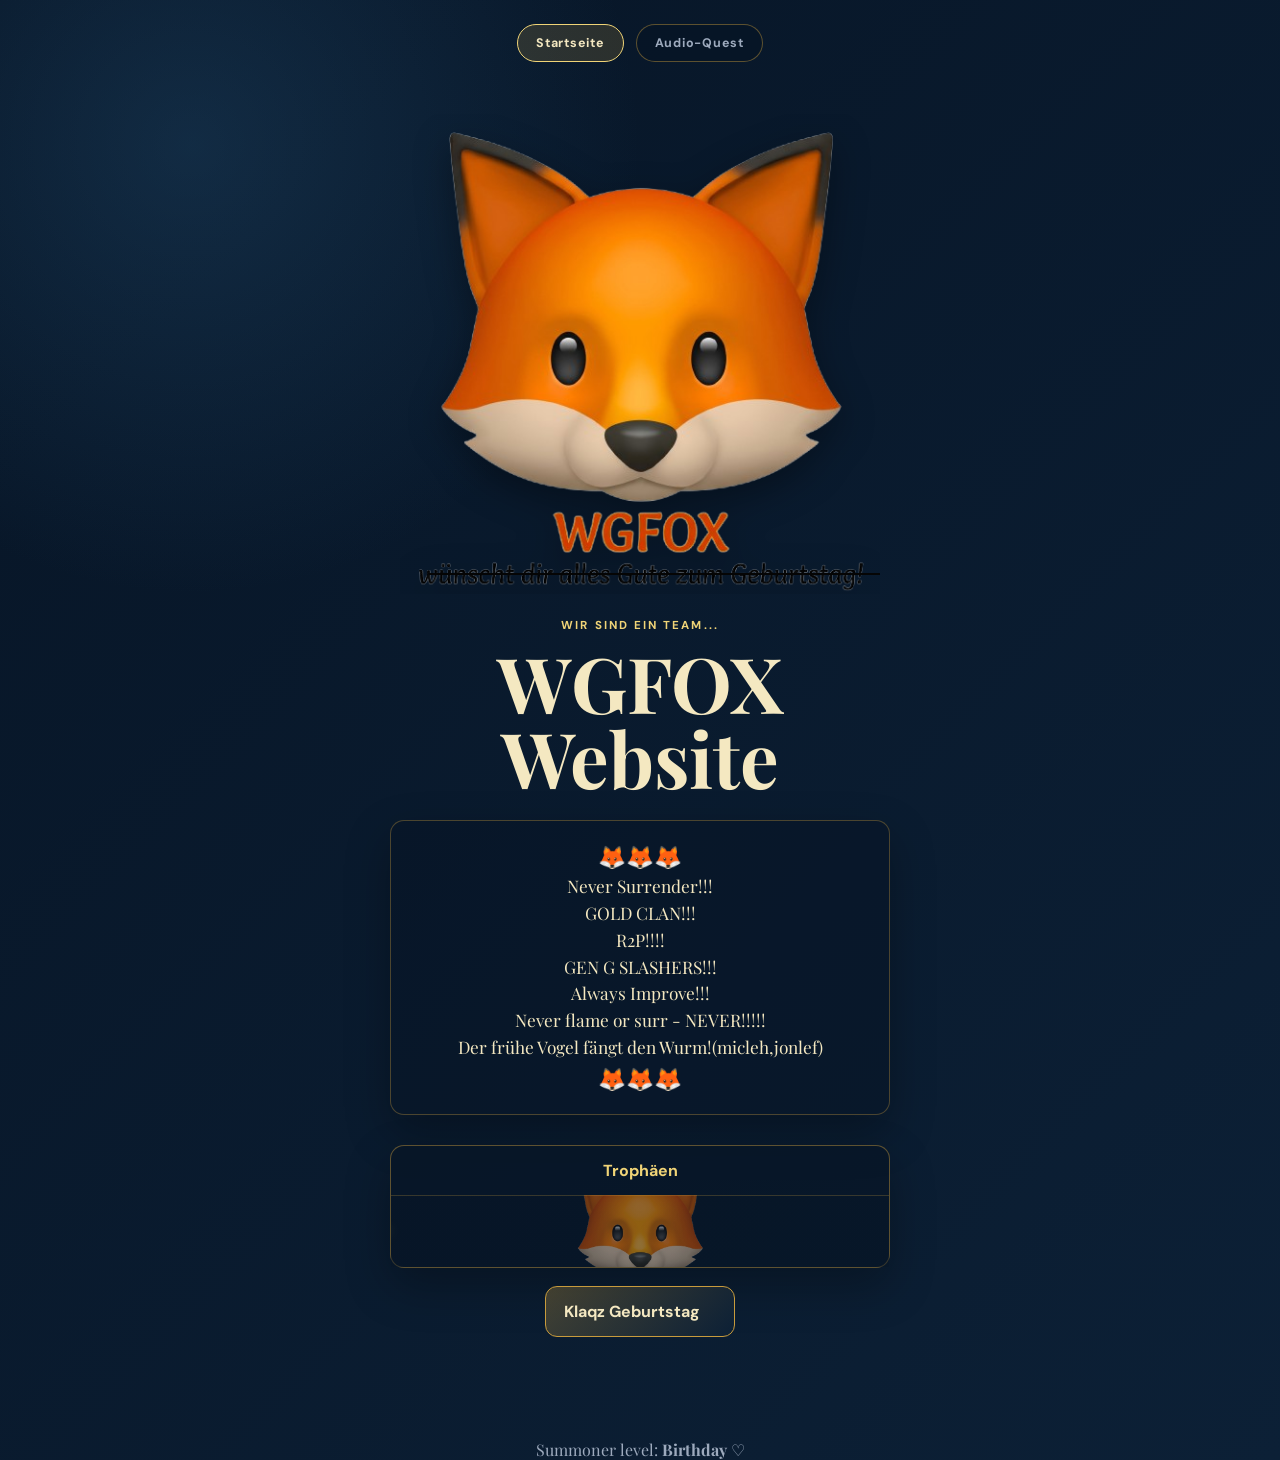
<file: index.html>
<!doctype html>
<html lang="de">
  <head>
    <meta charset="UTF-8" />
    <meta
      name="viewport"
      content="width=device-width, initial-scale=1, maximum-scale=1, user-scalable=no"
    />
    <meta name="theme-color" content="#071526" />
    <meta
      name="description"
      content="Die Geburtstags-Quest für Mr Klaqz."
    />
    <title>Mr Klaqz – Startseite</title>
    <link rel="preconnect" href="https://fonts.googleapis.com" />
    <link rel="preconnect" href="https://fonts.gstatic.com" crossorigin />
    <link
      href="https://fonts.googleapis.com/css2?family=DM+Sans:wght@400;500;700&family=Playfair+Display:wght@600;700&display=swap"
      rel="stylesheet"
    />
    <link rel="stylesheet" href="styles.css" />
  </head>
  <body>
    <nav class="site-nav" aria-label="Hauptnavigation">
      <a class="active" href="index.html">Startseite</a>
      <a href="birthday.html">Audio-Quest</a>
    </nav>

    <main class="home-shell">
      <section class="home-hero">
        <div class="home-image-stage">
          <img
            class="home-image"
            src="media/Gemini_Generated_Image_egxmivegxmivegxm-removebg-preview.png"
            alt="WGFOX wünscht dir alles Gute zum Geburtstag"
          />
        </div>
        <p class="eyebrow">Wir sind ein Team...</p>
        <h1>WGFOX<br />Website</h1>
        <div class="wgfox-message">
          <div>🦊🦊🦊</div>
          <div>Never Surrender!!!</div>
          <div>GOLD CLAN!!!</div>
          <div>R2P!!!!</div>
          <div>GEN G SLASHERS!!!</div>
          <div>Always Improve!!!</div>
          <div>Never flame or surr - NEVER!!!!!</div>
          <div>Der frühe Vogel fängt den Wurm!(micleh,jonlef)</div>
          <div>🦊🦊🦊</div>
        </div>
        <section id="trophies" class="trophy-panel" aria-label="Trophäen">
          <div class="trophy-heading">Trophäen</div>
          <div class="trophy-stage">
            <div class="trophy-runner" aria-label="Gewonnene Cups">
              <span>🏆 Piltover Cup WINNER!!!</span>
              <span>🏆 Shadow Isles Cup WINNER!!!</span>
              <span>🏆 Noxus Cup WINNER!!!</span>
              <span>🏆 Ixtal Cup WINNER!!!</span>
              <span>🏆 Bandle Cup WINNER!!!!</span>
            </div>
          </div>
        </section>
        <div class="home-tabs" role="navigation" aria-label="Quest-Bereiche">
          <a class="home-tab primary" href="birthday.html">
            Klaqz Geburtstag
          </a>
        </div>
      </section>
    </main>

    <footer class="footer-note">Summoner level: <strong>Birthday</strong> ♡</footer>
  </body>
</html>
</file>
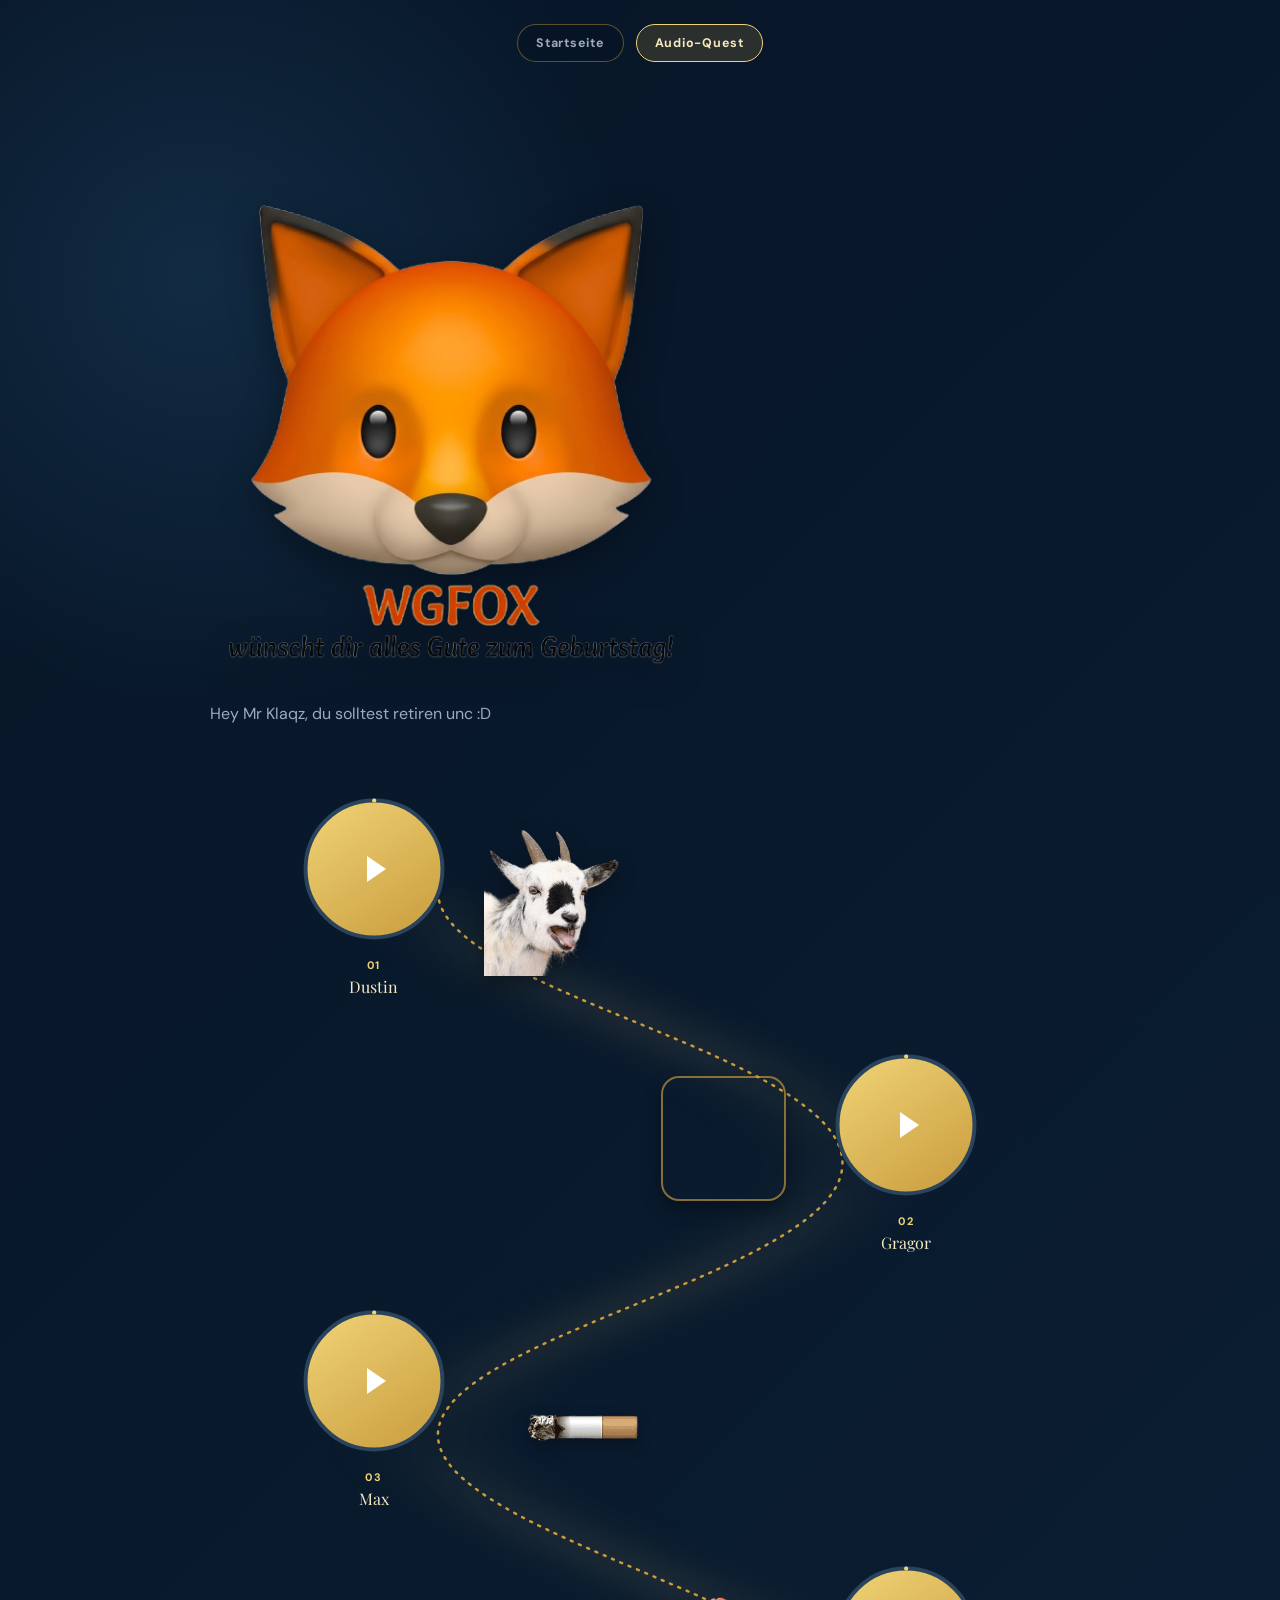
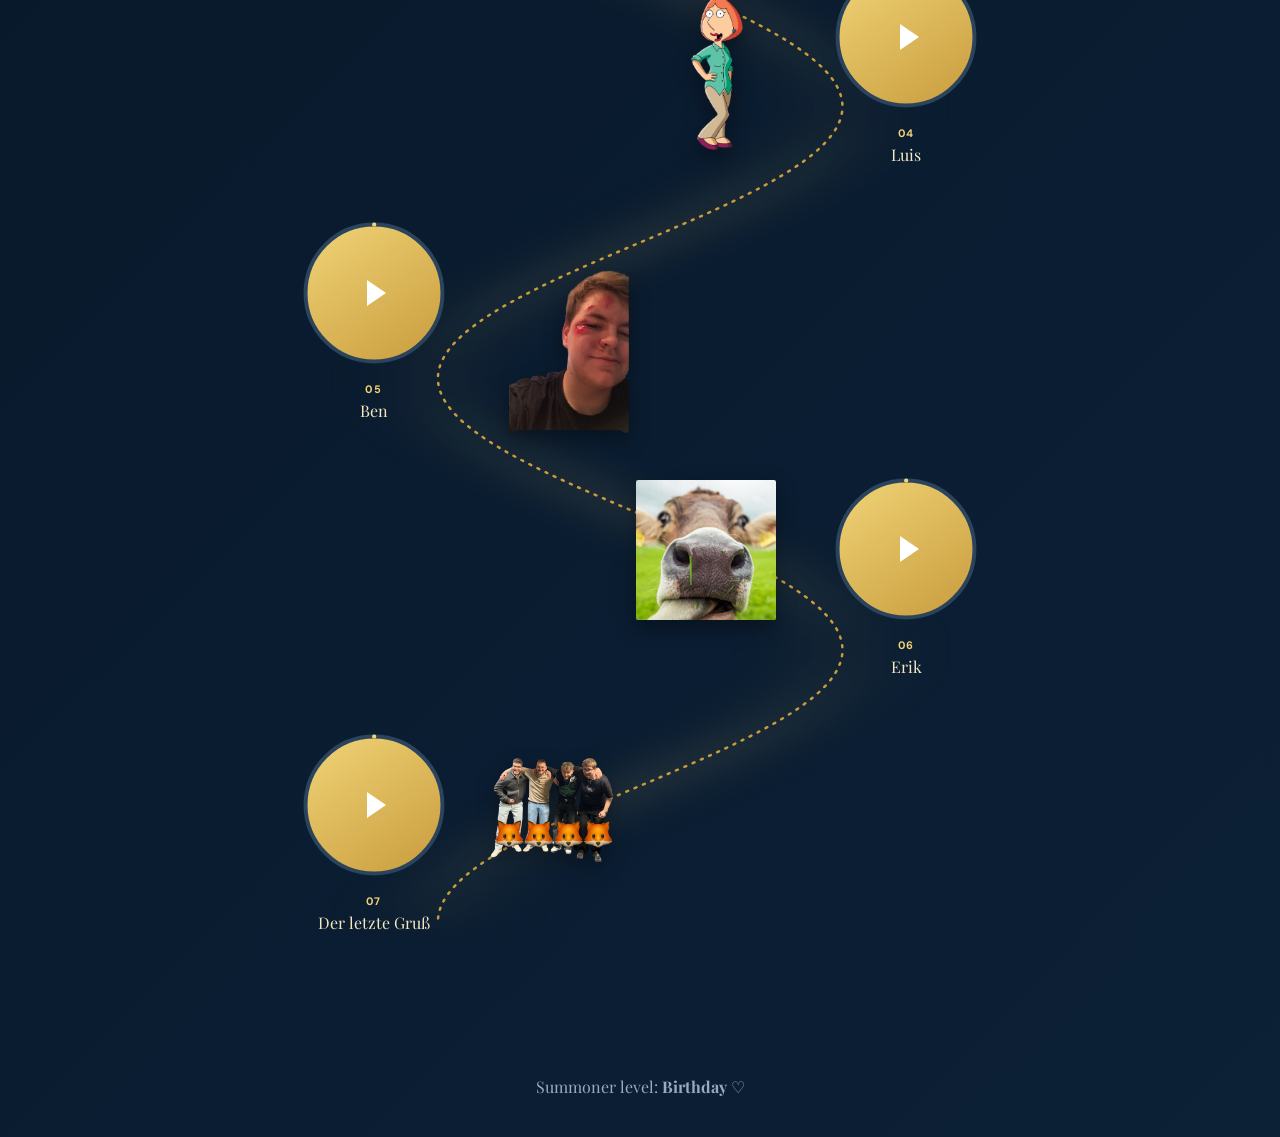
<file: birthday.html>
<!doctype html>
<html lang="de">
  <head>
    <meta charset="UTF-8" />
    <meta
      name="viewport"
      content="width=device-width, initial-scale=1, maximum-scale=1, user-scalable=no"
    />
    <meta name="theme-color" content="#071526" />
    <meta
      name="description"
      content="Happy Birthday Mr Klaqz - persönliche Audionachrichten."
    />
    <title>Happy Birthday Mr Klaqz</title>
    <link rel="preconnect" href="https://fonts.googleapis.com" />
    <link rel="preconnect" href="https://fonts.gstatic.com" crossorigin />
    <link
      href="https://fonts.googleapis.com/css2?family=DM+Sans:wght@400;500;700&family=Playfair+Display:wght@600;700&display=swap"
      rel="stylesheet"
    />
    <link rel="stylesheet" href="styles.css" />
    <script src="script.js" defer></script>
  </head>
  <body>
    <nav class="site-nav" aria-label="Hauptnavigation">
      <a href="index.html">Startseite</a>
      <a class="active" href="birthday.html">Audio-Quest</a>
    </nav>
    <main class="page-shell">
      <header class="intro">
        <img
          class="birthday-image"
          src="media/Gemini_Generated_Image_egxmivegxmivegxm-removebg-preview.png"
          alt="WGFOX wünscht dir alles Gute zum Geburtstag"
        />
        <p class="intro-copy">
          Hey Mr Klaqz, du solltest retiren unc :D
        </p>
      </header>

      <section class="audio-grid" aria-label="Audionachrichten">
        <svg class="timeline-path" viewBox="0 0 100 1000" preserveAspectRatio="none" aria-hidden="true">
          <path class="timeline-glow" d="M22 55 C22 110 78 145 78 205 S22 300 22 355 S78 450 78 505 S22 600 22 655 S78 750 78 805 S22 900 22 955" />
          <path class="timeline-line" d="M22 55 C22 110 78 145 78 205 S22 300 22 355 S78 450 78 505 S22 600 22 655 S78 750 78 805 S22 900 22 955" />
        </svg>
        <div class="audio-row" aria-label="Erste Reihe">
          <article class="audio-card" data-audio="audio/Dustin.mp3">
          <div class="start-station">
            <button class="audio-button" type="button" aria-label="Nachricht 1 abspielen">
              <svg class="progress-ring" viewBox="0 0 120 120" aria-hidden="true">
                <circle class="ring-track" cx="60" cy="60" r="52" />
                <circle class="ring-progress" cx="60" cy="60" r="52" />
              </svg>
              <span class="play-icon" aria-hidden="true"></span>
              <span class="pause-icon" aria-hidden="true"><i></i><i></i></span>
            </button>
            <img class="wgfox-side-image" src="media/Goat_-_Colchester_Zoo-removebg-preview.png" alt="Ziege" />
          </div>
          <div class="audio-label">
            <span class="audio-number">01</span>
            <span class="audio-title">Dustin</span>
          </div>
          <audio preload="none"><source src="audio/Dustin.mp3" type="audio/mpeg" /></audio>
          <p class="audio-status" role="status"></p>
          </article>

          <article class="audio-card" data-audio="audio/ErayAudio.mp3">
          <button class="audio-button" type="button" aria-label="Nachricht 2 abspielen">
            <svg class="progress-ring" viewBox="0 0 120 120" aria-hidden="true">
              <circle class="ring-track" cx="60" cy="60" r="52" />
              <circle class="ring-progress" cx="60" cy="60" r="52" />
            </svg>
            <span class="play-icon" aria-hidden="true"></span>
            <span class="pause-icon" aria-hidden="true"><i></i><i></i></span>
          </button>
          <video class="jarvan-video" autoplay muted loop playsinline aria-label="Jarvan Video">
            <source src="media/jarvan.mp4" type="video/mp4" />
          </video>
          <div class="audio-label">
            <span class="audio-number">02</span>
            <span class="audio-title">Gragor</span>
          </div>
          <audio preload="none"><source src="audio/ErayAudio.mp3" type="audio/mpeg" /></audio>
          <p class="audio-status" role="status"></p>
          </article>
        </div>

        <div class="audio-row" aria-label="Zweite Reihe">
          <article class="audio-card" data-audio="audio/MaxAudio.mp3">
          <button class="audio-button" type="button" aria-label="Nachricht 3 abspielen">
            <svg class="progress-ring" viewBox="0 0 120 120" aria-hidden="true">
              <circle class="ring-track" cx="60" cy="60" r="52" />
              <circle class="ring-progress" cx="60" cy="60" r="52" />
            </svg>
            <span class="play-icon" aria-hidden="true"></span>
            <span class="pause-icon" aria-hidden="true"><i></i><i></i></span>
          </button>
          <img class="cigarette-image" src="media/Zigarette.png" alt="Zigarette" />
          <div class="audio-label">
            <span class="audio-number">03</span>
            <span class="audio-title">Max</span>
          </div>
          <audio preload="none"><source src="audio/MaxAudio.mp3" type="audio/mpeg" /></audio>
          <p class="audio-status" role="status"></p>
          </article>

          <article class="audio-card" data-audio="audio/Luis.mp3">
          <button class="audio-button" type="button" aria-label="Nachricht 4 abspielen">
            <svg class="progress-ring" viewBox="0 0 120 120" aria-hidden="true">
              <circle class="ring-track" cx="60" cy="60" r="52" />
              <circle class="ring-progress" cx="60" cy="60" r="52" />
            </svg>
            <span class="play-icon" aria-hidden="true"></span>
            <span class="pause-icon" aria-hidden="true"><i></i><i></i></span>
          </button>
          <img
            class="family-guy-image"
            src="media/FamilyGuy_Single_LoisPose_R7-removebg-preview.png"
            alt="Family Guy Figur"
          />
          <div class="audio-label">
            <span class="audio-number">04</span>
            <span class="audio-title">Luis</span>
          </div>
          <audio preload="none"><source src="audio/Luis.mp3" type="audio/mpeg" /></audio>
          <p class="audio-status" role="status"></p>
          </article>
        </div>
        <div class="audio-row" aria-label="Dritte Reihe">
          <article class="audio-card" data-audio="audio/BenAudio.mp3">
            <button class="audio-button" type="button" aria-label="Nachricht 5 abspielen">
              <svg class="progress-ring" viewBox="0 0 120 120" aria-hidden="true">
                <circle class="ring-track" cx="60" cy="60" r="52" />
                <circle class="ring-progress" cx="60" cy="60" r="52" />
              </svg>
              <span class="play-icon" aria-hidden="true"></span>
              <span class="pause-icon" aria-hidden="true"><i></i><i></i></span>
            </button>
            <img class="ben-image" src="media/Ben.png" alt="Ben" />
            <div class="audio-label">
              <span class="audio-number">05</span>
              <span class="audio-title">Ben</span>
            </div>
            <audio preload="none"><source src="audio/BenAudio.mp3" type="audio/mpeg" /></audio>
            <p class="audio-status" role="status"></p>
          </article>

          <article class="audio-card" data-audio="audio/ErikAudio.mp3">
            <button class="audio-button" type="button" aria-label="Nachricht 6 abspielen">
              <svg class="progress-ring" viewBox="0 0 120 120" aria-hidden="true">
                <circle class="ring-track" cx="60" cy="60" r="52" />
                <circle class="ring-progress" cx="60" cy="60" r="52" />
              </svg>
              <span class="play-icon" aria-hidden="true"></span>
              <span class="pause-icon" aria-hidden="true"><i></i><i></i></span>
            </button>
            <img class="station-six-image" src="media/73f90fd2d8827d2e27d30ad520fdd6305267eca7_full.jpg" alt="Bild neben Station 06" />
            <div class="audio-label">
              <span class="audio-number">06</span>
              <span class="audio-title">Erik</span>
            </div>
            <audio preload="none"><source src="audio/ErikAudio.mp3" type="audio/mpeg" /></audio>
            <p class="audio-status" role="status"></p>
          </article>

          <article id="station-07" class="audio-card" data-audio="audio/Song.mp3">
            <button class="audio-button" type="button" aria-label="Nachricht 7 abspielen">
              <svg class="progress-ring" viewBox="0 0 120 120" aria-hidden="true">
                <circle class="ring-track" cx="60" cy="60" r="52" />
                <circle class="ring-progress" cx="60" cy="60" r="52" />
              </svg>
              <span class="play-icon" aria-hidden="true"></span>
              <span class="pause-icon" aria-hidden="true"><i></i><i></i></span>
            </button>
            <img class="wgfox-final-image" src="media/wgtfox-removebg-preview.png" alt="WGFOX" />
            <div class="audio-label">
              <span class="audio-number">07</span>
              <span class="audio-title">Der letzte Gruß</span>
            </div>
            <audio preload="none"><source src="audio/Song.mp3" type="audio/mpeg" /></audio>
            <p class="audio-status" role="status"></p>
          </article>
        </div>
      </section>

      <footer class="footer-note">Summoner level: <strong>Birthday</strong> ♡</footer>
    </main>
  </body>
</html>
</file>
<file: styles.css>
:root {
  --paper: #071526;
  --paper-light: #0c2036;
  --ink: #f4e8c1;
  --muted: #9daabd;
  --accent: #c89b3c;
  --accent-bright: #f0d477;
  --accent-dark: #8b6721;
  --card: rgba(12, 32, 54, 0.88);
  --ring-track: #29445c;
  --shadow: 0 18px 45px rgba(0, 0, 0, 0.28);
}

* { box-sizing: border-box; }

html {
  overflow-x: hidden;
}

body {
  min-width: 320px;
  overflow-x: hidden;
  margin: 0;
  color: var(--ink);
  background:
    radial-gradient(circle at 15% 10%, rgba(38, 84, 121, 0.34), transparent 28rem),
    linear-gradient(135deg, var(--paper), var(--paper-light));
  font-family: "DM Sans", sans-serif;
}

.site-nav {
  position: relative;
  z-index: 3;
  display: flex;
  justify-content: center;
  gap: 12px;
  padding: 24px 16px 0;
}

.site-nav a,
.home-tab {
  border: 1px solid rgba(200, 155, 60, 0.45);
  color: var(--muted);
  background: rgba(7, 21, 38, 0.7);
  text-decoration: none;
  transition: color 180ms ease, border-color 180ms ease, background 180ms ease;
}

.site-nav a {
  padding: 10px 18px;
  border-radius: 999px;
  font-size: 0.78rem;
  font-weight: 700;
  letter-spacing: 0.06em;
}

.site-nav a:hover,
.site-nav a.active,
.home-tab:hover {
  border-color: var(--accent-bright);
  color: var(--ink);
  background: rgba(200, 155, 60, 0.18);
}

.home-shell {
  display: grid;
  min-height: calc(100svh - 92px);
  place-items: center;
  width: min(100% - 40px, 860px);
  margin: 0 auto;
  padding: 52px 0 30px;
}

.home-hero {
  max-width: 620px;
  text-align: center;
}

.home-image {
  display: block;
  width: min(100%, 480px);
  height: auto;
  margin: 0 auto 24px;
  filter: drop-shadow(0 12px 18px rgba(0, 0, 0, 0.35));
}

.home-image-stage {
  position: relative;
  overflow: hidden;
  width: min(100%, 480px);
  margin: 0 auto 24px;
}

.home-image-stage::after {
  position: absolute;
  right: 0;
  bottom: 4%;
  left: 6%;
  height: 2px;
  background: #050505;
  content: "";
}

.home-image-stage .home-image {
  width: 100%;
  margin: 0;
}

.eyebrow {
  margin: 0 0 12px;
  color: var(--accent-bright);
  font-size: 0.72rem;
  font-weight: 700;
  letter-spacing: 0.18em;
  text-transform: uppercase;
}

h1 {
  margin: 0;
  color: var(--ink);
  font-family: "Playfair Display", Georgia, serif;
  font-size: clamp(2.4rem, 8vw, 4.8rem);
  line-height: 0.98;
}

.home-copy {
  max-width: 440px;
  margin: 24px auto 30px;
  color: var(--muted);
  line-height: 1.65;
}

.wgfox-message {
  max-width: 560px;
  margin: 24px auto 30px;
  padding: 18px 22px;
  border: 1px solid rgba(200, 155, 60, 0.35);
  border-radius: 14px;
  color: var(--ink);
  background: rgba(7, 21, 38, 0.58);
  box-shadow: var(--shadow);
  font-family: "Playfair Display", Georgia, serif;
  font-size: clamp(0.9rem, 2.4vw, 1.08rem);
  line-height: 1.55;
  text-align: center;
}

.wgfox-message div:first-child,
.wgfox-message div:last-child {
  color: var(--accent-bright);
  font-size: 1.3em;
}

.home-tabs {
  display: flex;
  justify-content: center;
  flex-wrap: wrap;
  gap: 12px;
  margin-top: 18px;
}

.home-tab {
  display: flex;
  align-items: center;
  gap: 10px;
  min-width: 190px;
  padding: 14px 18px;
  border-radius: 12px;
  font-weight: 700;
}

.home-tab span {
  color: var(--accent-bright);
  font-size: 0.72rem;
}

.home-tab.primary {
  border-color: var(--accent);
  background: linear-gradient(135deg, rgba(200, 155, 60, 0.3), rgba(12, 32, 54, 0.9));
  color: var(--ink);
}

.trophy-panel {
  margin-top: 18px;
  border: 1px solid rgba(200, 155, 60, 0.45);
  border-radius: 14px;
  background: rgba(7, 21, 38, 0.72);
  box-shadow: var(--shadow);
}

.trophy-heading {
  padding: 14px 18px;
  color: var(--accent-bright);
  font-weight: 700;
}

.trophy-stage {
  position: relative;
  overflow: hidden;
  height: 72px;
  background:
    linear-gradient(rgba(7, 21, 38, 0.45), rgba(7, 21, 38, 0.45)),
    url("media/Gemini_Generated_Image_egxmivegxmivegxm-removebg-preview.png")
      center / auto 150px no-repeat;
  border-top: 1px solid rgba(200, 155, 60, 0.25);
}

.trophy-runner {
  position: absolute;
  top: 50%;
  display: flex;
  gap: 34px;
  width: max-content;
  color: var(--ink);
  font-family: "Playfair Display", Georgia, serif;
  white-space: nowrap;
  transform: translate(-100%, -50%);
  animation: trophy-slide 22s linear infinite;
}

.trophy-runner span {
  color: var(--accent-bright);
  text-shadow: 0 0 12px rgba(240, 212, 119, 0.45);
}

@keyframes trophy-slide {
  from { transform: translate(-100%, -50%); }
  to { transform: translate(100vw, -50%); }
}

.page-shell {
  width: min(100% - 40px, 860px);
  min-height: 100svh;
  margin: 0 auto;
  padding: clamp(68px, 12vw, 125px) 0 40px;
}

.intro { max-width: 650px; margin-bottom: 65px; }
.birthday-image {
  display: block;
  width: min(100%, 480px);
  height: auto;
  margin: 0 0 34px;
  filter: drop-shadow(0 12px 18px rgba(0, 0, 0, 0.35));
}

.intro-copy {
  max-width: 330px;
  margin: 28px 0 0;
  color: var(--muted);
  font-size: 1rem;
  line-height: 1.65;
}

.audio-grid {
  position: relative;
  display: flex;
  flex-direction: column;
  gap: 0;
  padding: 8px 8% 12px;
}

.timeline-path {
  position: absolute;
  z-index: 0;
  top: 0;
  bottom: 0;
  left: 8%;
  width: 84%;
  height: 100%;
  overflow: visible;
  pointer-events: none;
}

.timeline-path path {
  fill: none;
  stroke-linecap: round;
  vector-effect: non-scaling-stroke;
}

.timeline-glow {
  stroke: rgba(240, 212, 119, 0.22);
  stroke-width: 13;
  filter: blur(7px);
}

.timeline-line {
  stroke: var(--accent);
  stroke-width: 2.5;
  stroke-dasharray: 2 7;
  filter: drop-shadow(0 0 5px rgba(240, 212, 119, 0.9));
}

.audio-row {
  position: relative;
  z-index: 1;
  display: contents;
}

.audio-card {
  position: relative;
  width: 190px;
  min-height: 245px;
  padding: 0 0 20px;
  text-align: center;
  transition: transform 180ms ease;
}

.audio-card:nth-child(odd) { align-self: flex-start; }
.audio-card:nth-child(even) { align-self: flex-end; }
.audio-card:hover { transform: translateY(-4px); }

.start-station {
  position: static;
}

.wgfox-side-image {
  position: absolute;
  top: 16px;
  left: 205px;
  width: 140px;
  height: auto;
  filter: drop-shadow(0 8px 10px rgba(0, 0, 0, 0.35));
}

.wgfox-final-image {
  position: absolute;
  top: 0;
  left: 205px;
  width: 140px;
  height: auto;
  filter: drop-shadow(0 8px 10px rgba(0, 0, 0, 0.35));
}

.station-six-image {
  position: absolute;
  top: 0;
  left: -175px;
  width: 140px;
  height: auto;
  filter: drop-shadow(0 8px 10px rgba(0, 0, 0, 0.35));
}

.jarvan-video {
  position: absolute;
  top: 20px;
  left: -150px;
  width: 125px;
  height: 125px;
  border: 2px solid rgba(200, 155, 60, 0.65);
  border-radius: 18px;
  object-fit: cover;
  box-shadow: 0 8px 18px rgba(0, 0, 0, 0.35);
}

.cigarette-image {
  position: absolute;
  top: 24px;
  left: 170px;
  width: 270px;
  height: auto;
  filter: drop-shadow(0 6px 8px rgba(0, 0, 0, 0.3));
}

.family-guy-image {
  position: absolute;
  top: 0;
  left: -175px;
  width: 160px;
  height: auto;
  filter: drop-shadow(0 8px 10px rgba(0, 0, 0, 0.35));
}

.ben-image {
  position: absolute;
  top: -28px;
  left: 230px;
  width: 120px;
  height: auto;
  filter: drop-shadow(0 8px 10px rgba(0, 0, 0, 0.35));
}

.audio-button {
  position: relative;
  display: grid;
  width: 138px;
  height: 138px;
  margin: 0 auto 20px;
  padding: 0;
  place-items: center;
  border: 0;
  border-radius: 50%;
  color: white;
  background: linear-gradient(145deg, var(--accent-bright), var(--accent));
  cursor: pointer;
  -webkit-tap-highlight-color: transparent;
  transition: transform 180ms ease, background 180ms ease;
}

.audio-button:hover { background: var(--accent); transform: scale(1.035); }
.audio-button:focus-visible { outline: 3px solid var(--accent-bright); outline-offset: 5px; }
.progress-ring { position: absolute; inset: -10px; width: calc(100% + 20px); height: calc(100% + 20px); transform: rotate(-90deg); overflow: visible; }
.progress-ring circle { fill: none; stroke-width: 3; }
.ring-track { stroke: var(--ring-track); }
.ring-progress {
  stroke: var(--accent-bright);
  stroke-linecap: round;
  stroke-dasharray: 327;
  stroke-dashoffset: 327;
  transition: stroke-dashoffset 100ms linear;
}

.play-icon {
  width: 0;
  height: 0;
  margin-left: 6px;
  border-top: 13px solid transparent;
  border-bottom: 13px solid transparent;
  border-left: 19px solid white;
}

.pause-icon { display: none; gap: 5px; }
.pause-icon i { display: block; width: 6px; height: 23px; border-radius: 2px; background: white; }
.is-playing .play-icon { display: none; }
.is-playing .pause-icon { display: flex; }

.audio-label { display: flex; flex-direction: column; gap: 5px; }
.audio-number { color: var(--accent-bright); font-size: 0.68rem; font-weight: 700; letter-spacing: 0.13em; }
.audio-title { min-height: 2.5em; font-family: "Playfair Display", Georgia, serif; font-size: 1rem; line-height: 1.25; }
.audio-status { min-height: 1em; margin: 8px 0 0; color: var(--accent-bright); font-size: 0.68rem; }
.footer-note { margin-top: 72px; color: var(--muted); font-family: "Playfair Display", Georgia, serif; font-size: 1rem; text-align: center; }

@media (max-width: 700px) {
  .site-nav { padding-top: 16px; }
  .home-shell { width: min(100% - 32px, 500px); padding-top: 28px; }
  .home-tabs { flex-direction: column; align-items: stretch; }
  .home-tab { justify-content: center; }
  .page-shell { width: min(100% - 32px, 500px); padding-top: 60px; }
  .intro { margin-bottom: 48px; }
  .audio-grid { padding-right: 4%; padding-left: 4%; }
  .timeline-path { left: 4%; width: 92%; }
  .audio-card { width: 170px; min-height: 225px; }
  .wgfox-side-image {
    top: 12px;
    left: 188px;
    width: 145px;
  }
  .wgfox-final-image {
    top: 0;
    left: 188px;
    width: 115px;
  }
  .station-six-image {
    top: 0;
    left: -145px;
    width: 115px;
  }
  .jarvan-video {
    top: 12px;
    left: -126px;
    width: 105px;
    height: 105px;
  }
  .cigarette-image {
    top: 24px;
    left: 160px;
    width: 190px;
  }
  .family-guy-image {
    top: 0;
    left: -145px;
    width: 135px;
  }
  .ben-image {
    top: -24px;
    left: 185px;
    width: 100px;
  }
  .audio-button { width: 118px; height: 118px; }
  .play-icon { border-top-width: 11px; border-bottom-width: 11px; border-left-width: 16px; }
  .pause-icon i { height: 20px; width: 5px; }
}

@media (max-width: 380px) {
  .page-shell { width: min(100% - 24px, 500px); }
  .audio-card { padding-left: 8px; padding-right: 8px; }
}
</file>
